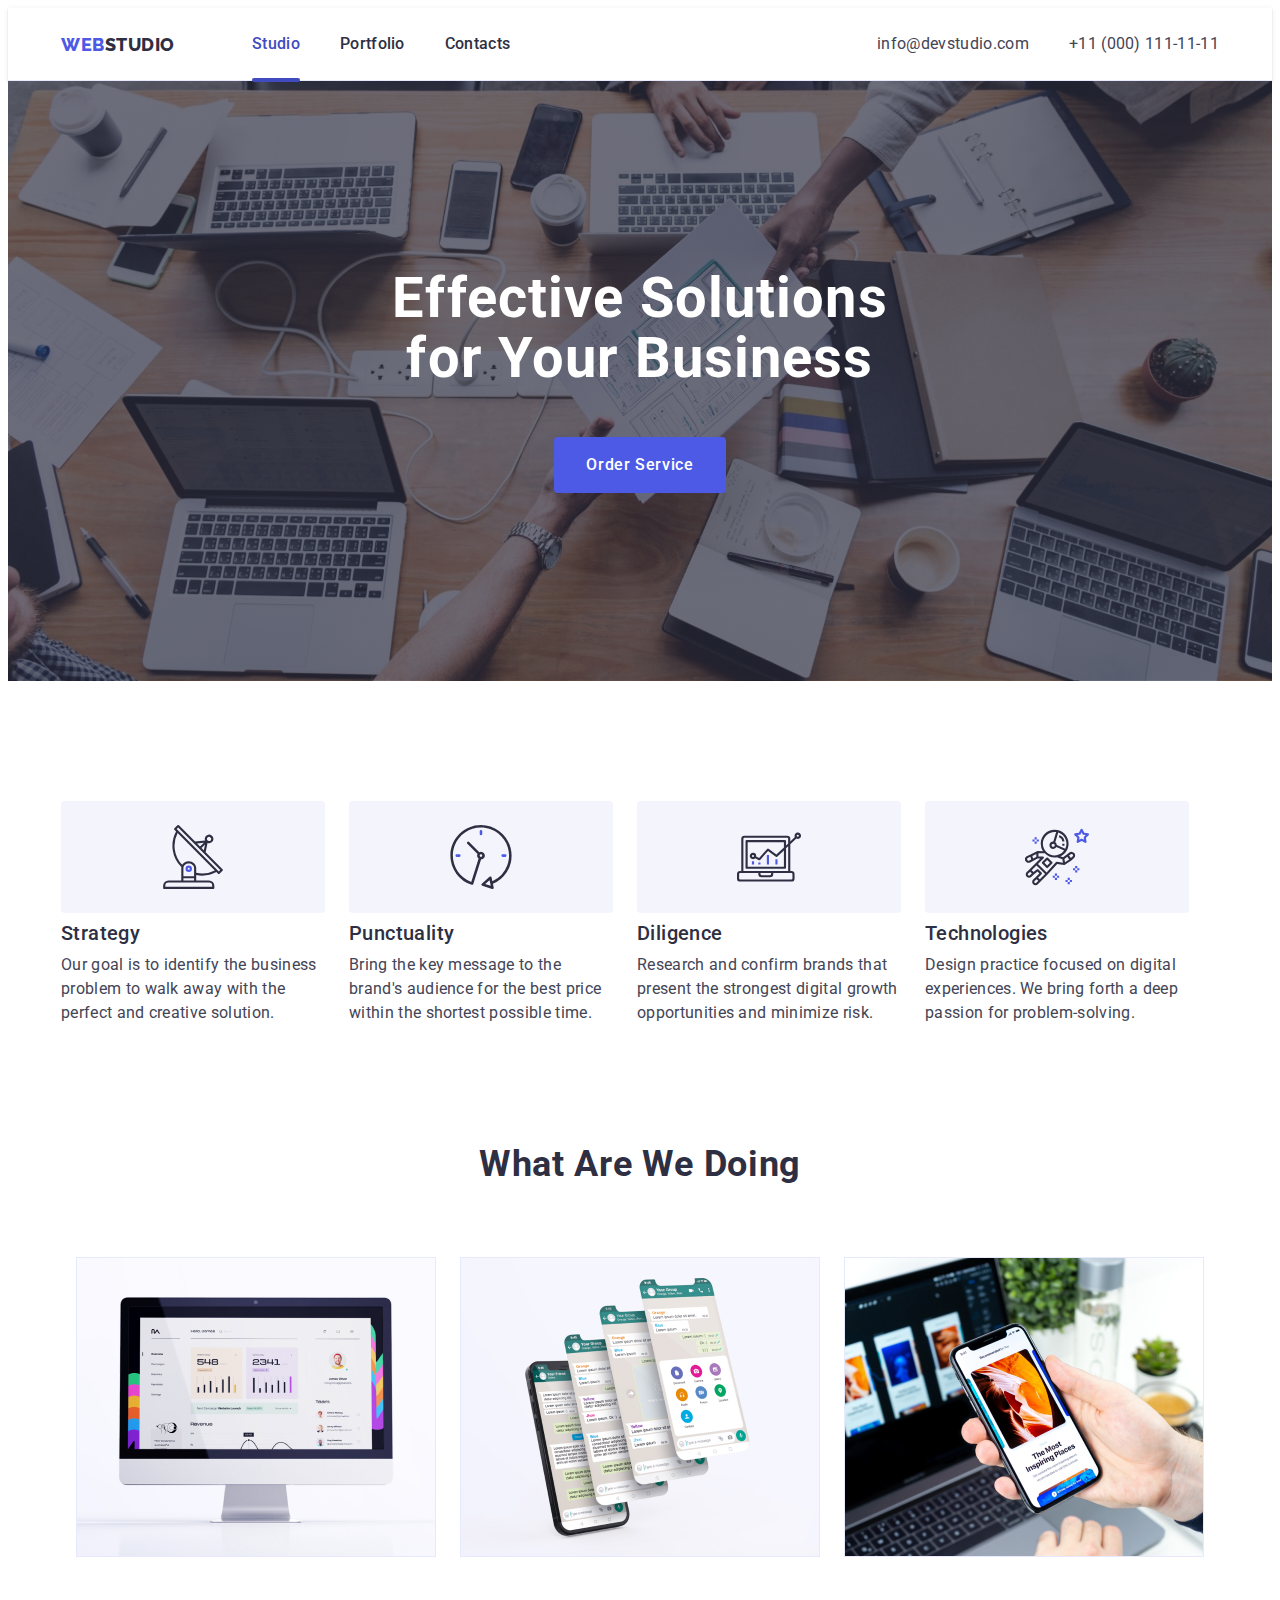
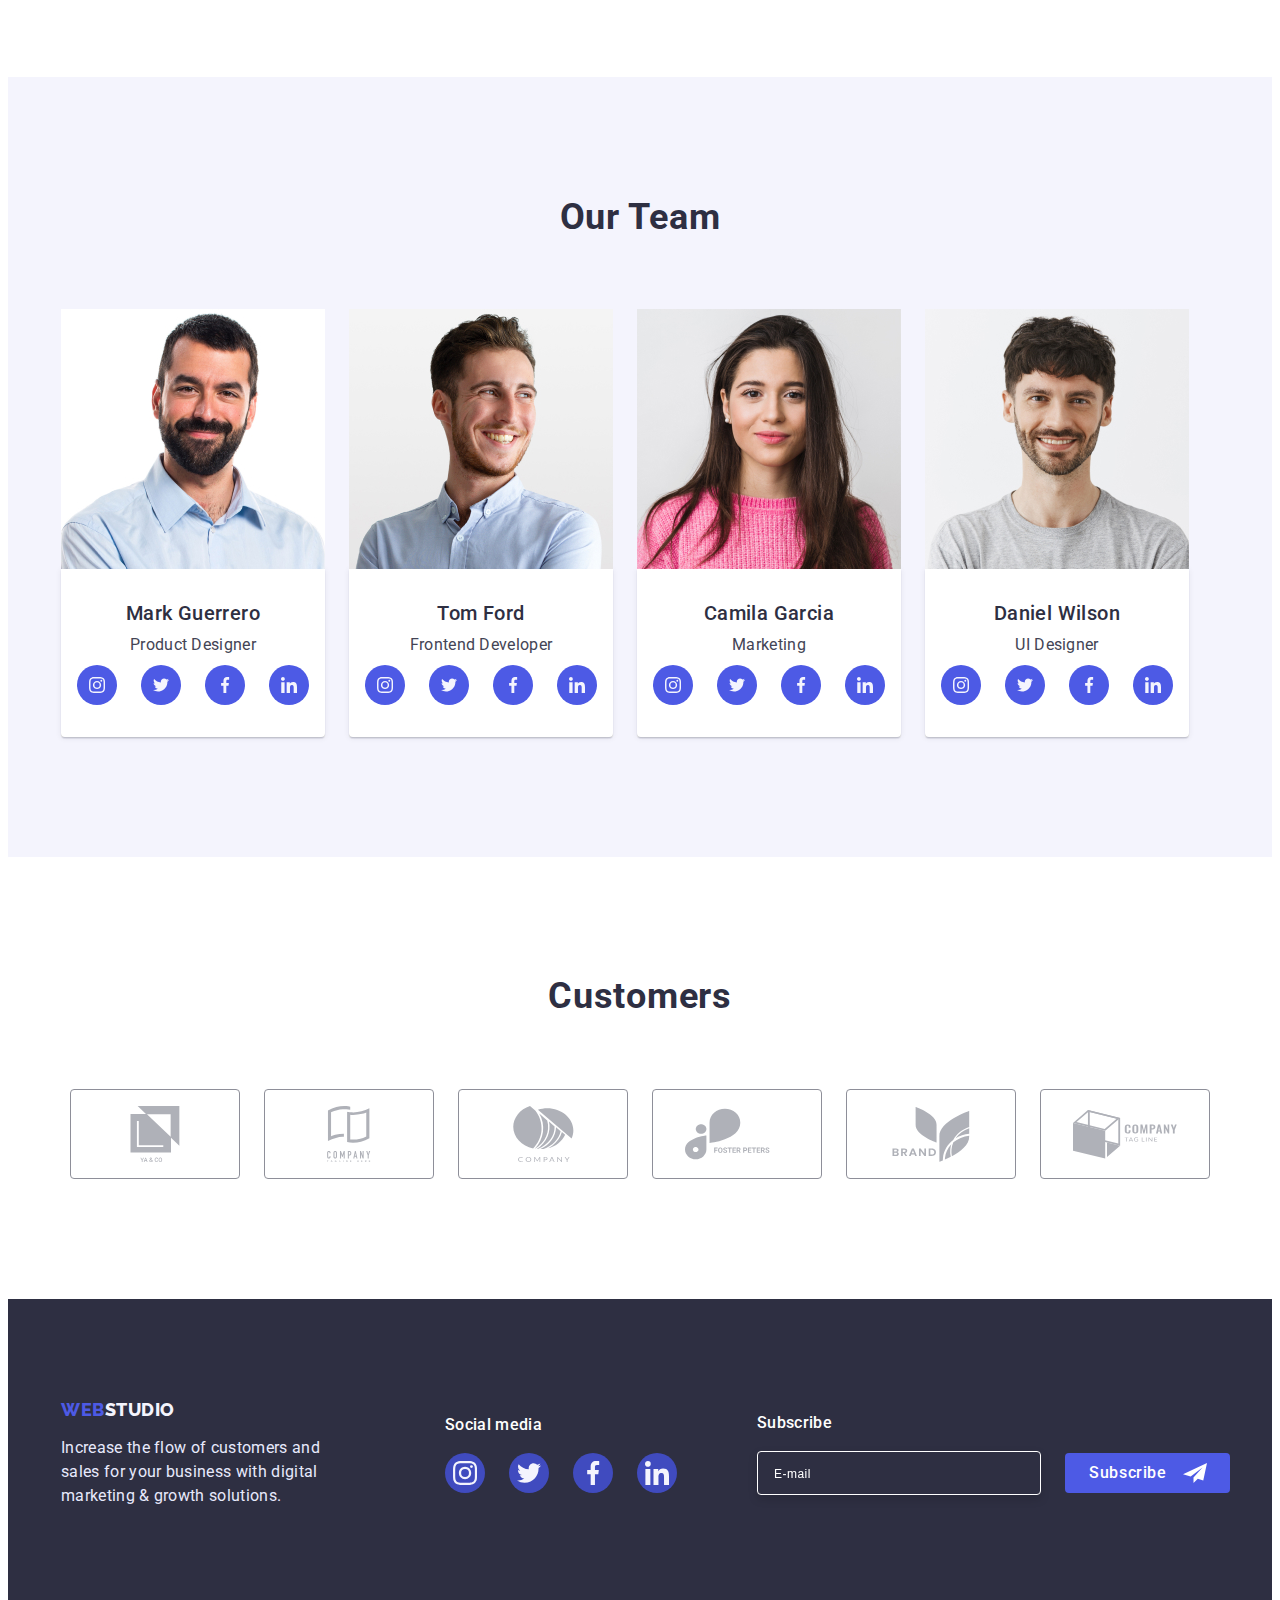
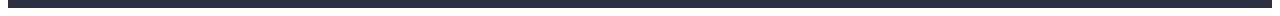
<file: index.html>
<!DOCTYPE html>
<html lang="en">

<head>
    <meta charset="UTF-8">
    <meta http-equiv="X-UA-Compatible" content="IE=edge">
    <meta name="viewport" content="width=device-width, initial-scale=1.0">
    <title>WebStudio</title>

    <link rel="stylesheet" href="https://cdnjs.cloudflare.com/ajax/libs/modern-normalize/1.1.0/modern-normalize.min.css"
        integrity="sha512-wpPYUAdjBVSE4KJnH1VR1HeZfpl1ub8YT/NKx4PuQ5NmX2tKuGu6U/JRp5y+Y8XG2tV+wKQpNHVUX03MfMFn9Q=="
        crossorigin="anonymous" referrerpolicy="no-referrer" />
    <link rel="preconnect" href="https://fonts.googleapis.com">
    <link rel="preconnect" href="https://fonts.gstatic.com" crossorigin>
    <link href="https://fonts.googleapis.com/css2?family=Raleway:wght@800&family=Roboto:wght@400;500;700&display=swap"
        rel="stylesheet">
    <link href="https://unpkg.com/aos@2.3.1/dist/aos.css" rel="stylesheet">
    <link rel="stylesheet" href="./css/styles.css">
</head>

<body>
    <!-- Шапка сайту. -->
    <header class="header">
        <div class="container header-container">
            <nav class="header-navigation"><!-- / слеш як силка, повернутись назад в <a href="/"> -->
                <a href="./index.html" class="logo-left link">
                    Web<span class="logo-right link">Studio</span>
                </a>
                <!--  Список елементів в якх є посилань -->
                <!-- header and links -->
                <ul class="header-list  list">
                    <li class="header-item">
                        <a class="nav-link link current" href="./index.html">Studio</a>
                    </li>
                    <li class="header-item">
                        <a class="nav-link link" href="./portfolio.html">Portfolio</a>
                    </li>
                    <li class="header-item">
                        <a class="nav-link link" href="">Contacts</a>
                    </li>
                </ul>
            </nav>

            <!-- Список контактів  -->

            <address class="header-adderess">
                <ul class="adrdress-list list">
                    <li class="header-item">
                        <a class="address-link mail link" href="mailto:info@devstudio.com">info@devstudio.com</a>
                    </li>
                    <li class="header-item">
                        <a class="address-link phone link" href="tel:+110001111111"> +11 (000) 111-11-11</a>
                    </li>
                </ul>
            </address>
        </div>
    </header>
    <!-- hero image -  головний абзац сторінки  -->
    <main>
        <section class="hero-list">
            <div class="container">
                <div class="hero-wrap">
                    <h1 class="hero-title">Effective Solutions for Your Business</h1>
                    <button type="button" class="button-hero" data-modal-open>Order Service</button>
                </div>
            </div>
        </section>


        <!------------------------------------------------------ section ABOUT  ------------------------------------------>
        <section class="about">
            <div class="container">
                <h2 hidden class="section-title">Description</h2>
                <ul class="about-list list">
                    <li class="text-list">
                        <div class="about-icon-design">
                            <svg class="about-icon" width="64px" height="64px">
                                <use href="./images/svg-photo/icons.svg#icon-antenna"></use>
                            </svg>
                        </div>
                        <h3 class="about-headline-item">Strategy</h3>
                        <p class="about-text-item">
                            Our goal is to identify the business
                            problem to walk away with the perfect and creative solution.
                        </p>

                    </li>
                    <li class="text-list">
                        <div class="about-icon-design">
                            <svg class="about-icon" width="64px" height="64px">
                                <use href="./images/svg-photo/icons.svg#icon-clock"></use>
                            </svg>
                        </div>
                        <h3 class="about-headline-item">Punctuality</h3>
                        <p class="about-text-item">
                            Bring the key message to the brand's audience for the best price
                            within
                            the
                            shortest possible
                            time.
                        </p>
                    </li>
                    <li class="text-list">
                        <div class="about-icon-design">
                            <svg class="about-icon" width="64px" height="64px">
                                <use href="./images/svg-photo/icons.svg#icon-diagram"></use>
                            </svg>
                        </div>
                        <h3 class="about-headline-item">Diligence</h3>
                        <p class="about-text-item">
                            Research and confirm brands that present the strongest digital growth
                            opportunities and minimize
                            risk.
                        </p>
                    </li>
                    <li class="text-list">
                        <div class="about-icon-design">
                            <svg class="about-icon" width="64px" height="64px">
                                <use href="./images/svg-photo/icons.svg#icon-astronaut"></use>
                            </svg>
                        </div>
                        <h3 class="about-headline-item">Technologies</h3>
                        <p class="about-text-item">
                            Design practice focused on digital experiences. We bring forth a deep
                            passion
                            for
                            problem-solving.
                        </p>
                    </li>
                </ul>
            </div>
        </section>
        <!---------------------------------------------------- section DOING -------------------------------------------->
        <section class="doing">
            <div class="container">
                <h2 class="doing-title">What are we doing</h2>
                <ul class="doing-list list">
                    <li class="doing-item">
                        <img src="./images/image1.jpg" alt="The first picture" width="360">
                    </li>
                    <li class="doing-item">
                        <img src="./images/image2.jpg" alt="The second picture" width="360">
                    </li>
                    <li class="doing-item">
                        <img src="./images/image3.jpg" alt="The third picture" width="360">
                    </li>
                </ul>
            </div>
        </section>

        <!------------------------------------------------------ section TEAM ------------------------------------------->
        <section class="team">
            <div class="container">
                <h2 class="team-title">Our Team</h2>
                <ul class="team-list list">
                    <li class="team-img">
                        <img src="./images/employee1.jpg" alt="Mark Guerrero" width="264">
                        <div class="team-wrap-item">
                            <h3 class="team-headline-item">Mark Guerrero</h3>
                            <p class="team-text-item">Product Designer</p>
                            <ul class="team-soc-list list">
                                <li class="team-soc-item">
                                    <a href="" class="team-soc-link link">
                                        <svg class="team-soc-icon" width="16px" height="16px">
                                            <use href="./images/svg-photo/icons.svg#icon-instagram"></use>
                                        </svg>
                                    </a>
                                </li>
                                <li class="team-soc-item">
                                    <a href="" class="team-soc-link link">
                                        <svg class="team-soc-icon" width="16px" height="16px">
                                            <use href="./images/svg-photo/icons.svg#icon-twitter"></use>
                                        </svg>
                                    </a>
                                </li>
                                <li class="team-soc-item">
                                    <a href="" class="team-soc-link link">
                                        <svg class="team-soc-icon" width="16px" height="16px">
                                            <use href="./images/svg-photo/icons.svg#icon-facebook"></use>
                                        </svg>
                                    </a>
                                </li>
                                <li class="team-soc-item">
                                    <a href="" class="team-soc-link link">
                                        <svg class="team-soc-icon" width="16px" height="16px">
                                            <use href="./images/svg-photo/icons.svg#icon-linkedin"></use>
                                        </svg>
                                    </a>
                                </li>
                            </ul>
                        </div>
                    </li>
                    <li class="team-img">
                        <img src="./images/employee2.jpg" alt="Anna Lee" width="264">
                        <div class="team-wrap-item">
                            <h3 class="team-headline-item">Tom Ford</h3>
                            <p class="team-text-item">Frontend Developer</p>
                            <ul class="team-soc-list list">
                                <li class="team-soc-item">
                                    <a href="" class="team-soc-link link">
                                        <svg class="team-soc-icon" width="16px" height="16px">
                                            <use href="./images/svg-photo/icons.svg#icon-instagram"></use>
                                        </svg>
                                    </a>
                                </li>
                                <li class="team-soc-item">
                                    <a href="" class="team-soc-link link">
                                        <svg class="team-soc-icon" width="16px" height="16px">
                                            <use href="./images/svg-photo/icons.svg#icon-twitter"></use>
                                        </svg>
                                    </a>
                                </li>
                                <li class="team-soc-item">
                                    <a href="" class="team-soc-link link">
                                        <svg class="team-soc-icon" width="16px" height="16px">
                                            <use href="./images/svg-photo/icons.svg#icon-facebook"></use>
                                        </svg>
                                    </a>
                                </li>
                                <li class="team-soc-item">
                                    <a href="" class="team-soc-link link">
                                        <svg class="team-soc-icon" width="16px" height="16px">
                                            <use href="./images/svg-photo/icons.svg#icon-linkedin"></use>
                                        </svg>
                                    </a>
                                </li>
                            </ul>
                        </div>
                    </li>
                    <li class="team-img">
                        <img src="./images/employee3.jpg" alt="John Smith" width="264">
                        <div class="team-wrap-item">
                            <h3 class="team-headline-item">Camila Garcia</h3>
                            <p class="team-text-item">Marketing</p>
                            <ul class="team-soc-list list">
                                <li class="team-soc-item">
                                    <a href="" class="team-soc-link link">
                                        <svg class="team-soc-icon" width="16px" height="16px">
                                            <use href="./images/svg-photo/icons.svg#icon-instagram"></use>
                                        </svg>
                                    </a>
                                </li>
                                <li class="team-soc-item">
                                    <a href="" class="team-soc-link link">
                                        <svg class="team-soc-icon" width="16px" height="16px">
                                            <use href="./images/svg-photo/icons.svg#icon-twitter"></use>
                                        </svg>
                                    </a>
                                </li>
                                <li class="team-soc-item">
                                    <a href="" class="team-soc-link link">
                                        <svg class="team-soc-icon" width="16px" height="16px">
                                            <use href="./images/svg-photo/icons.svg#icon-facebook"></use>
                                        </svg>
                                    </a>
                                </li>
                                <li class="team-soc-item">
                                    <a href="" class="team-soc-link link">
                                        <svg class="team-soc-icon" width="16px" height="16px">
                                            <use href="./images/svg-photo/icons.svg#icon-linkedin"></use>
                                        </svg>
                                    </a>
                                </li>
                            </ul>
                        </div>
                    </li>
                    <li class="team-img">
                        <img src="./images/employee4.jpg" alt="Sarah Johnson" width="264">
                        <div class="team-wrap-item">
                            <h3 class="team-headline-item">Daniel Wilson</h3>
                            <p class="team-text-item">UI Designer</p>
                            <ul class="team-soc-list list">
                                <li class="team-soc-item">
                                    <a href="" class="team-soc-link link">
                                        <svg class="team-soc-icon" width="16px" height="16px">
                                            <use href="./images/svg-photo/icons.svg#icon-instagram"></use>
                                        </svg>
                                    </a>
                                </li>
                                <li class="team-soc-item">
                                    <a href="" class="team-soc-link link">
                                        <svg class="team-soc-icon" width="16px" height="16px">
                                            <use href="./images/svg-photo/icons.svg#icon-twitter"></use>
                                        </svg>
                                    </a>
                                </li>
                                <li class="team-soc-item">
                                    <a href="" class="team-soc-link link">
                                        <svg class="team-soc-icon" width="16px" height="16px">
                                            <use href="./images/svg-photo/icons.svg#icon-facebook"></use>
                                        </svg>
                                    </a>
                                </li>
                                <li class="team-soc-item">
                                    <a href="" class="team-soc-link link">
                                        <svg class="team-soc-icon" width="16px" height="16px">
                                            <use href="./images/svg-photo/icons.svg#icon-linkedin"></use>
                                        </svg>
                                    </a>
                                </li>
                            </ul>
                        </div>
                    </li>
                </ul>
            </div>
        </section>
        <!----------------------------------------------------- Customers ------------------------------------------->
        <section class="customers">
            <div class="container">
                <h2 class="customers-title">Customers</h2>
                <ul class="customers-list list">
                    <li class="customers-item">
                        <div class="customers-hov-foc">
                            <a href="" class="customers-link link">
                                <svg class="customers-icon" width="104px" height="56px">
                                    <use href="./images/svg-photo/icons.svg#icon-yaco"></use>
                                </svg>
                            </a>
                        </div>
                    </li>
                    <li class="customers-item">
                        <a href="" class="customers-link link">
                            <svg class="customers-icon" width="104px" height="56px">
                                <use href="./images/svg-photo/icons.svg#icon-taglinehere"></use>
                            </svg>
                        </a>
                    </li>
                    <li class="customers-item">
                        <a href="" class="customers-link link">
                            <svg class="customers-icon" width="104px" height="56px">
                                <use href="./images/svg-photo/icons.svg#icon-company"></use>
                            </svg>
                        </a>
                    </li>
                    <li class="customers-item">
                        <a href="" class="customers-link link">
                            <svg class="customers-icon" width="104px" height="56px">
                                <use href="./images/svg-photo/icons.svg#icon-foster"></use>
                            </svg>
                        </a>
                    </li>
                    <li class="customers-item">
                        <a href="" class="customers-link link">
                            <svg class="customers-icon" width="104px" height="56px">
                                <use href="./images/svg-photo/icons.svg#icon-brand"></use>
                            </svg>
                        </a </li>
                    <li class="customers-item">
                        <a href="" class="customers-link link">
                            <svg class="customers-icon" width="104px" height="56px">
                                <use href="./images/svg-photo/icons.svg#icon-tagline"></use>
                            </svg>
                        </a>
                    </li>
                </ul>
                <div>
        </section>
    </main>
    <!----------------------------------------------------------- Footer ------------------------------------------->
    <footer class="footer-copyrigth">
        <div class="container footer-container">
            <div class="footer-logo">
                <a href="./index.html" class="logo-left link">
                    Web<span class="logo-right-footer link">Studio</span>
                </a>
                <p class="footer-text">Increase the flow of customers and sales for your business with digital
                    marketing
                    &
                    growth solutions.
                </p>
            </div>
            <div class="footer-soc">
                <p class="footer-title">Social media</p>
                <ul class="footer-soc-list list">
                    <li class="footer-soc-item">
                        <a href="" class="footer-soc-link link">
                            <svg class="footer-soc-icon" width="24px" height="24px">
                                <use href="./images/svg-photo/icons.svg#icon-instagram"></use>
                            </svg>
                        </a>
                    </li>
                    <li class="footer-soc-item">
                        <a href="" class="footer-soc-link link">
                            <svg class="footer-soc-icon" width="24px" height="24px">
                                <use href="./images/svg-photo/icons.svg#icon-twitter"></use>
                            </svg>
                        </a>
                    </li>
                    <li class="footer-soc-item">
                        <a href="" class="footer-soc-link link">
                            <svg class="footer-soc-icon" width="24px" height="24px">
                                <use href="./images/svg-photo/icons.svg#icon-facebook"></use>
                            </svg>
                        </a>
                    </li>
                    <li class="footer-soc-item">
                        <a href="" class="footer-soc-link link">
                            <svg class="footer-soc-icon" width="24px" height="24px">
                                <use href="./images/svg-photo/icons.svg#icon-linkedin"></use>
                            </svg>
                        </a>
                    </li>
                </ul>
            </div>
            <div class="Subscribe">
                <p class="footer-title-subscribe">Subscribe</p>
                <form class="footer-form">
                    <div class="footer-field">
                        <label for="footer-email"></label>
                        <div class="footer-wrap">
                            <input type="email" aria-label="email" name="footer-email" id="footer-email"
                                class="footer-input" placeholder="E-mail" required />
                        </div>
                    </div>
                    <div class="wrap-btn">
                        <button type="submit" class="footer-form-btn">
                            <span class="footer-plane">Subscribe
                                <svg class="plane" width="24" height="24">
                                    <use href="./images/svg-photo/icons.svg#icon-telegram"></use>
                                </svg>
                            </span>
                        </button>
                    </div>
                </form>
            </div>
        </div>
    </footer>

    <!---------------------------------------------------------------------------MODAL ------------------------------------------------------------------------>

    <div class="backdrop is-hidden" data-modal>
        <div class="modal">
            <button type="button" data-modal-close class="modal-close-btn">
                <svg width="8" height="8">
                    <use href="./images/svg-photo/icons.svg#icon-close-black-modal"></use>
                </svg>
            </button>
            <p class="modal-title">Leave your contacts and we will call you back</p>
            <form class="modal-form">
                <div class="modal-field">
                    <label for="user-name" class="input-text">Name</label>
                    <div class="input-wrap">
                        <input type="text" name="user-name" id="user-name" class="modal-input" placeholder="Enter name"
                            required />
                        <svg class="modal-icon" width="18" height="18">
                            <use href="./images/svg-photo/icons.svg#icon-person"></use>
                        </svg>
                    </div>
                </div>
                <div class="modal-field">
                    <label for="user-phone" class="input-text">Phone</label>
                    <div class="input-wrap">
                        <input type="tel" name="user-phone" id="user-phone" class="modal-input"
                            placeholder="Enter phone" required />
                        <svg class="modal-icon" width="18" height="24">
                            <use href="./images/svg-photo/icons.svg#icon-phone"></use>
                        </svg>
                    </div>
                </div>
                <div class="modal-field">
                    <label for="user-email" class="input-text">Email</label>
                    <div class="input-wrap">
                        <input type="email" name="user-email" id="user-email" class="modal-input"
                            placeholder="Enter email" required />
                        <svg class="modal-icon" width="18" height="24">
                            <use href="./images/svg-photo/icons.svg#icon-email"></use>
                        </svg>
                    </div>
                </div>
                <div class="modal-field">
                    <label for="user-text" class="input-text">Comment</label>
                    <textarea name="user-text" id="user-text" class="modal-textarea"
                        placeholder="Text input"></textarea>
                </div>
                <div class="modal-check">
                    <input type="checkbox" name="privacy" id="privacy" class="input-check hidden" value="true"
                        required />
                    <label for="privacy" class="check-text">
                        <span>
                            <svg class="check-icon" width="10" height="8">
                                <use href="./images/svg-photo/icons.svg#icon-Vector"></use>
                            </svg>
                        </span>
                        I accept the terms and conditions of the
                        <a class="check-link" href="">Privacy Policy</a></label>
                </div>
                <button type="submit" class="modal-form-btn">Send</button>
            </form>
        </div>
    </div>
    <script src="./js/modal.js "></script>

    <script src="https://unpkg.com/aos@2.3.1/dist/aos.js"></script>
    <script>
        AOS.init();
    </script>
</body>

</html>
</file>
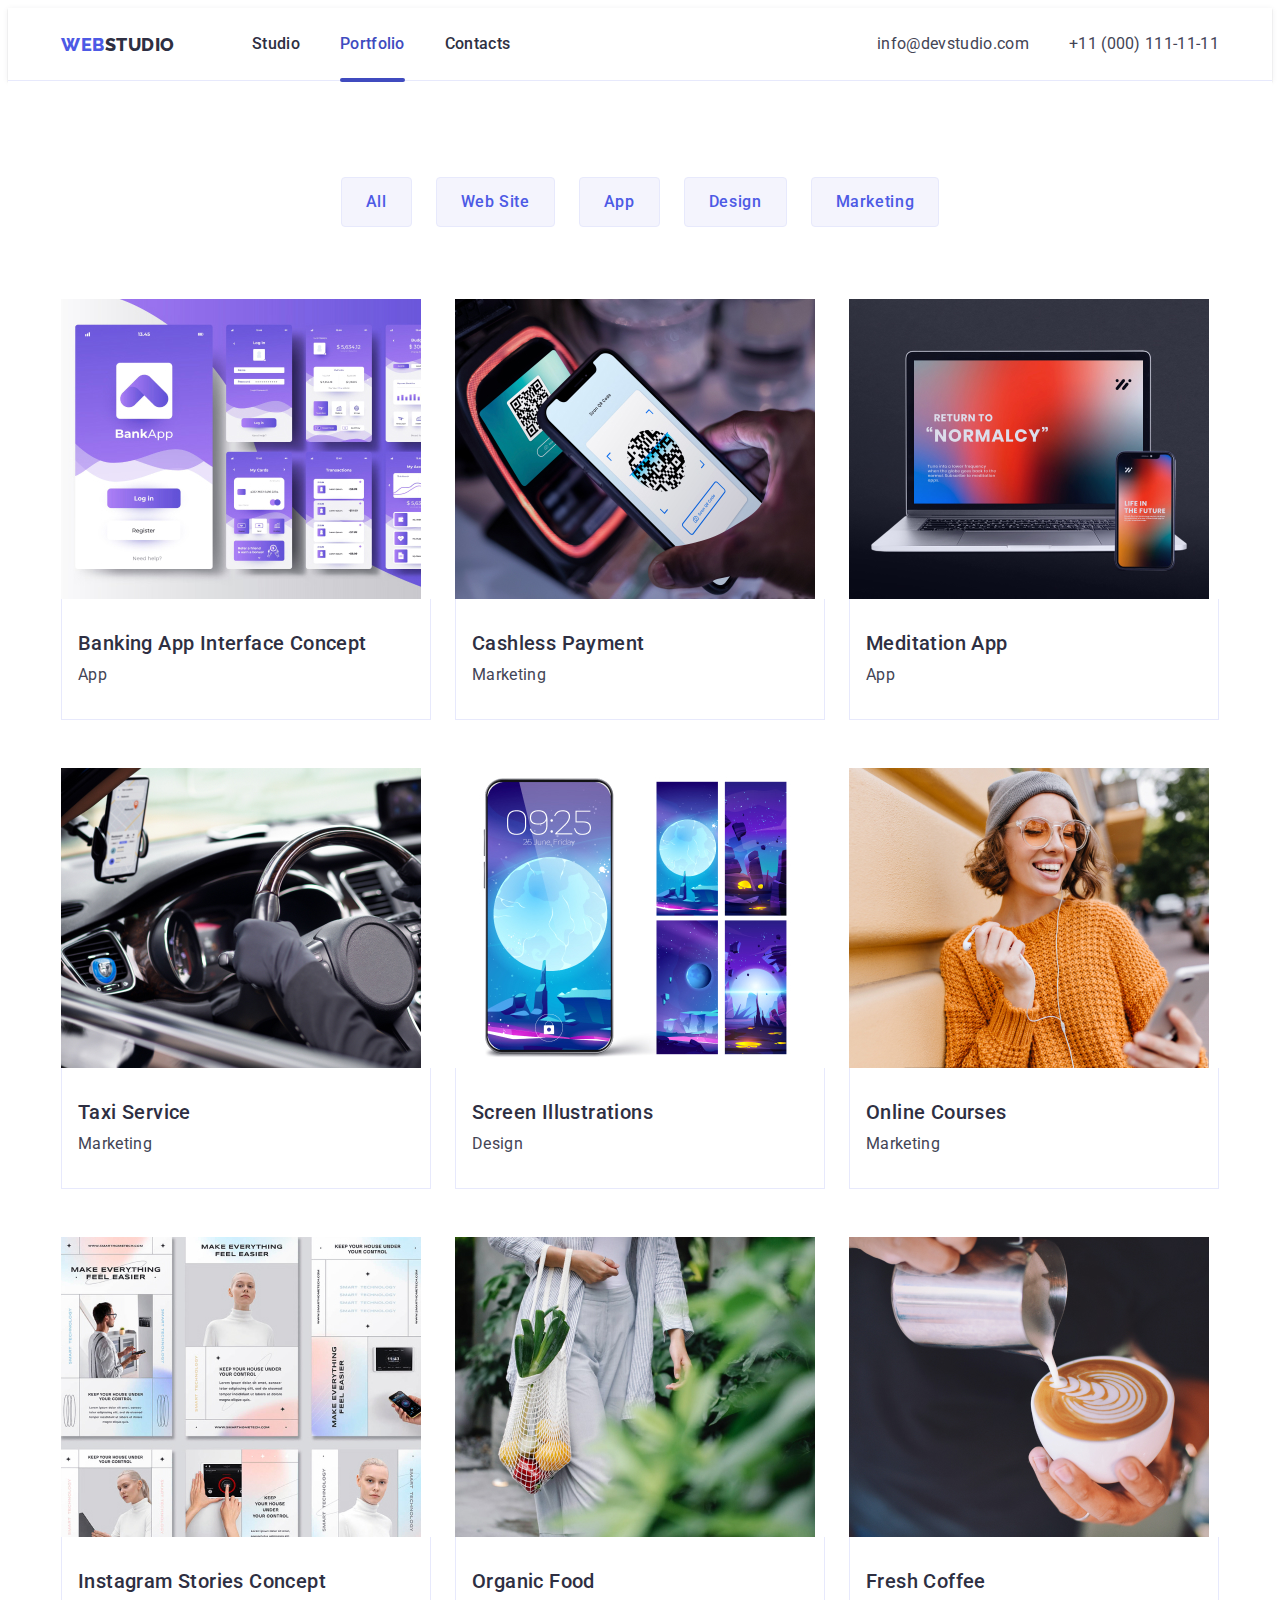
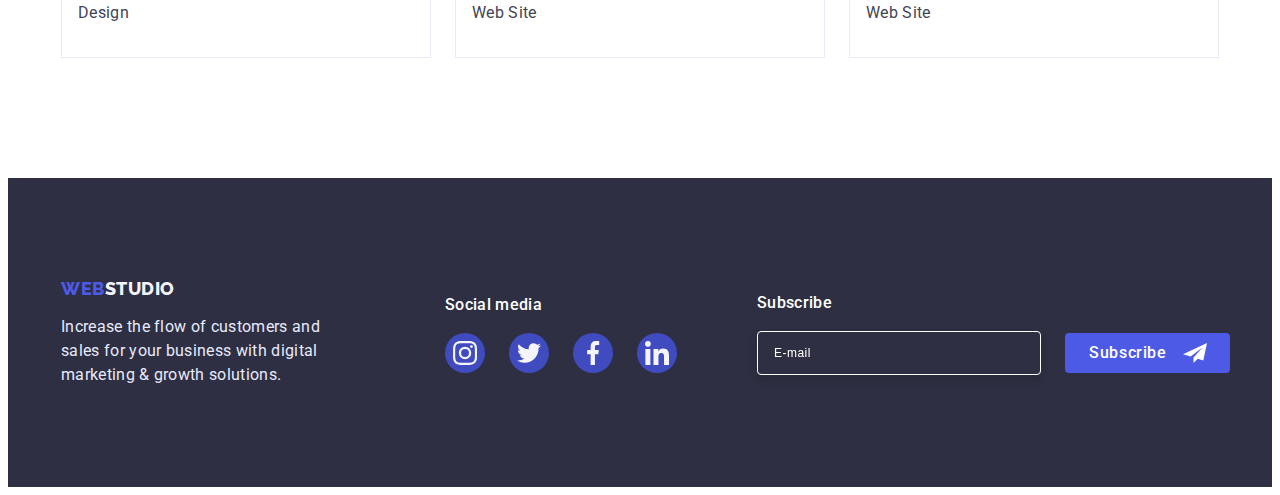
<file: portfolio.html>
<!DOCTYPE html>
<html lang="en">

<head>
    <meta charset="UTF-8">
    <meta http-equiv="X-UA-Compatible" content="IE=edge">
    <meta name="viewport" content="width=device-width, initial-scale=1.0">
    <title>Portfolio</title>
    <link rel="stylesheet" href="https://cdnjs.cloudflare.com/ajax/libs/modern-normalize/1.1.0/modern-normalize.min.css"
        integrity="sha512-wpPYUAdjBVSE4KJnH1VR1HeZfpl1ub8YT/NKx4PuQ5NmX2tKuGu6U/JRp5y+Y8XG2tV+wKQpNHVUX03MfMFn9Q=="
        crossorigin="anonymous" referrerpolicy="no-referrer" />
    <link rel="preconnect" href="https://fonts.googleapis.com">
    <link rel="preconnect" href="https://fonts.gstatic.com" crossorigin>
    <link href="https://fonts.googleapis.com/css2?family=Raleway:wght@800&family=Roboto:wght@400;500;700&display=swap"
        rel="stylesheet">
    <link href="https://unpkg.com/aos@2.3.1/dist/aos.css" rel="stylesheet">
    <link rel="stylesheet" href="./css/styles.css">
</head>

<body>
    <!-- NAVIGATION -->
    <header class="header">
        <div class="container header-container">
            <nav class="header-navigation"><!-- / слеш як силка, повернутись назад в <a href="/"> -->
                <a href="./index.html" class="logo-left link">
                    Web<span class="logo-right link">Studio</span>
                </a>
                <!--  Список елементів в якх є посилань -->
                <!-- header and links -->
                <ul class="header-list  list">
                    <li class="header-item">
                        <a class="nav-link link" href="./index.html">Studio</a>
                    </li>
                    <li class="header-item">
                        <a class="nav-link link current" href="./portfolio.html">Portfolio</a>
                    </li>
                    <li class="header-item">
                        <a class="nav-link link" href="">Contacts</a>
                    </li>
                </ul>
            </nav>

            <!-- Список контактів  -->

            <address class="header-adderess">
                <ul class="adrdress-list list">
                    <li class="header-item">
                        <a class="address-link mail link" href="mailto:info@devstudio.com">info@devstudio.com</a>
                    </li>
                    <li class="header-item">
                        <a class="address-link phone link" href="tel:+110001111111"> +11 (000) 111-11-11</a>
                    </li>
                </ul>
            </address>
        </div>
    </header>
    <main>
        <section class="section-portfolio">
            <div class="container">
                <!-- Button -->
                <h1 class="portfolio-title" hidden>All aboute Portfolio</h1>
                <ul class="list portfolio-btn-list">
                    <li class="portfolio-button-item">
                        <button type="button" class="btn-list">All</button>
                    </li>
                    <li class="portfolio-button-item">
                        <button type="button" class="btn-list">Web Site</button>
                    </li>
                    <li class="portfolio-button-item">
                        <button type="button" class="btn-list">App</button>
                    </li>
                    <li class="portfolio-button-item">
                        <button type="button" class="btn-list">Design</button>
                    </li>
                    <li class="portfolio-button-item">
                        <button type="button" class="btn-list">Marketing</button>
                    </li>
                </ul>
                <!-- Imagaes -->
                <ul class="list portfolio-list">
                    <li class="portfolio-item">
                        <div class="box-shadow">
                            <a href="" class="portfolio-link link">
                                <div class="portfolio-cover-wrap">
                                    <img class="portflio-img" src="./images/portfolio/img-1portfolio.jpg"
                                        alt="Banking App">
                                    <p class="portfolio-cover-text">
                                        14 Stylish and User-Friendly App Design Concepts · Task
                                        Manager App · Calorie Tracker App · Exotic Fruit Ecommerce App ·
                                        Cloud Storage App
                                    </p>
                                </div>
                                <div class="portfolio-wrap">
                                    <h2 class="portfolio-subject">Banking App Interface Concept</h2>
                                    <p class="text-item link">App</p>
                                </div>
                            </a>
                        </div>
                    </li>
                    <li class="portfolio-item">
                        <div class="box-shadow">
                            <a href="" class="portfolio-link link">
                                <div class="portfolio-cover-wrap">
                                    <img class="portflio-img" src="./images/portfolio/img-2portfolio.jpg"
                                        alt="Banking App">
                                    <p class="portfolio-cover-text">
                                        14 Stylish and User-Friendly App Design Concepts · Task
                                        Manager App · Calorie Tracker App · Exotic Fruit Ecommerce App ·
                                        Cloud Storage App
                                    </p>
                                </div>
                                <div class="portfolio-wrap">
                                    <h2 class="portfolio-subject">Cashless Payment</h2>
                                    <p class="text-item link">Marketing</p>
                                </div>
                            </a>
                        </div>
                    </li>
                    <li class="portfolio-item">
                        <div class="box-shadow">
                            <a href="" class="portfolio-link link">
                                <div class="portfolio-cover-wrap">
                                    <img class="portflio-img" src="./images/portfolio/img-3portfolio.jpg"
                                        alt="Banking App">
                                    <p class="portfolio-cover-text">
                                        14 Stylish and User-Friendly App Design Concepts · Task
                                        Manager App · Calorie Tracker App · Exotic Fruit Ecommerce App ·
                                        Cloud Storage App
                                    </p>
                                </div>
                                <div class="portfolio-wrap">
                                    <h2 class="portfolio-subject">Meditation App</h2>
                                    <p class="text-item link">App</p>
                                </div>
                            </a>
                        </div>
                    </li>
                    <li class="portfolio-item">
                        <div class="box-shadow">
                            <a href="" class="portfolio-link link">
                                <div class="portfolio-cover-wrap">
                                    <img class="portflio-img" src="./images/portfolio/img-4portfolio.jpg"
                                        alt="Banking App">
                                    <p class="portfolio-cover-text">
                                        14 Stylish and User-Friendly App Design Concepts · Task
                                        Manager App · Calorie Tracker App · Exotic Fruit Ecommerce App ·
                                        Cloud Storage App
                                    </p>
                                </div>
                                <div class="portfolio-wrap">
                                    <h2 class="portfolio-subject">Taxi Service</h2>
                                    <p class="text-item link">Marketing</p>
                                </div>
                            </a>
                        </div>
                    </li>
                    <li class="portfolio-item">
                        <div class="box-shadow">
                            <a href="" class="portfolio-link link">
                                <div class="portfolio-cover-wrap">
                                    <img class="portflio-img" src="./images/portfolio/img-5portfolio.jpg"
                                        alt="Banking App">
                                    <p class="portfolio-cover-text">
                                        14 Stylish and User-Friendly App Design Concepts · Task
                                        Manager App · Calorie Tracker App · Exotic Fruit Ecommerce App ·
                                        Cloud Storage App
                                    </p>
                                </div>
                                <div class="portfolio-wrap">
                                    <h2 class="portfolio-subject">Screen Illustrations</h2>
                                    <p class="text-item link">Design</p>
                                </div>
                            </a>
                        </div>
                    </li>
                    <li class="portfolio-item">
                        <div class="box-shadow">
                            <a href="" class="portfolio-link link">
                                <div class="portfolio-cover-wrap">
                                    <img class="portflio-img" src="./images/portfolio/img-6portfolio.jpg"
                                        alt="Banking App">
                                    <p class="portfolio-cover-text">
                                        14 Stylish and User-Friendly App Design Concepts · Task
                                        Manager App · Calorie Tracker App · Exotic Fruit Ecommerce App ·
                                        Cloud Storage App
                                    </p>
                                </div>
                                <div class="portfolio-wrap">
                                    <h2 class="portfolio-subject">Online Courses</h2>
                                    <p class="text-item link">Marketing</p>
                                </div>
                            </a>
                        </div>
                    </li>
                    <li class="portfolio-item">
                        <div class="box-shadow">
                            <a href="" class="portfolio-link link">
                                <div class="portfolio-cover-wrap">
                                    <img class="portflio-img" src="./images/portfolio/img-7portfolio.jpg"
                                        alt="Banking App">
                                    <p class="portfolio-cover-text">
                                        14 Stylish and User-Friendly App Design Concepts · Task
                                        Manager App · Calorie Tracker App · Exotic Fruit Ecommerce App ·
                                        Cloud Storage App
                                    </p>
                                </div>
                                <div class="portfolio-wrap">
                                    <h2 class="portfolio-subject">Instagram Stories Concept</h2>
                                    <p class="text-item link">Design</p>
                                </div>
                            </a>
                        </div>
                    </li>
                    <li class="portfolio-item">
                        <div class="box-shadow">
                            <a href="" class="portfolio-link link">
                                <div class="portfolio-cover-wrap">
                                    <img class="portflio-img" src="./images/portfolio/img-8portfolio.jpg"
                                        alt="Banking App">
                                    <p class="portfolio-cover-text">
                                        14 Stylish and User-Friendly App Design Concepts · Task
                                        Manager App · Calorie Tracker App · Exotic Fruit Ecommerce App ·
                                        Cloud Storage App
                                    </p>
                                </div>
                                <div class="portfolio-wrap">
                                    <h2 class="portfolio-subject">Organic Food</h2>
                                    <p class="text-item link">Web Site</p>
                                </div>
                            </a>
                        </div>
                    </li>
                    <li class="portfolio-item">
                        <div class="box-shadow">
                            <a href="" class="portfolio-link link">
                                <div class="portfolio-cover-wrap">
                                    <img class="portflio-img" src="./images/portfolio/img-9portfolio.jpg"
                                        alt="Banking App">
                                    <p class="portfolio-cover-text">
                                        14 Stylish and User-Friendly App Design Concepts · Task
                                        Manager App · Calorie Tracker App · Exotic Fruit Ecommerce App ·
                                        Cloud Storage App
                                    </p>
                                </div>
                                <div class="portfolio-wrap">
                                    <h2 class="portfolio-subject">Fresh Coffee</h2>
                                    <p class="text-item link">Web Site</p>
                                </div>
                            </a>
                        </div>
                    </li>
                </ul>
            </div>
        </section>
    </main>

    <!-- FOOOTER -->
    <footer class="footer-copyrigth">
        <div class="container footer-container">
            <div class="footer-logo">
                <a href="./index.html" class="logo-left link">
                    Web<span class="logo-right-footer link">Studio</span>
                </a>
                <p class="footer-text">Increase the flow of customers and sales for your business with digital
                    marketing
                    &
                    growth solutions.
                </p>
            </div>
            <div class="footer-soc">
                <p class="footer-title">Social media</p>
                <ul class="footer-soc-list list">
                    <li class="footer-soc-item">
                        <a href="" class="footer-soc-link link">
                            <svg class="footer-soc-icon" width="24px" height="24px">
                                <use href="./images/svg-photo/icons.svg#icon-instagram"></use>
                            </svg>
                        </a>
                    </li>
                    <li class="footer-soc-item">
                        <a href="" class="footer-soc-link link">
                            <svg class="footer-soc-icon" width="24px" height="24px">
                                <use href="./images/svg-photo/icons.svg#icon-twitter"></use>
                            </svg>
                        </a>
                    </li>
                    <li class="footer-soc-item">
                        <a href="" class="footer-soc-link link">
                            <svg class="footer-soc-icon" width="24px" height="24px">
                                <use href="./images/svg-photo/icons.svg#icon-facebook"></use>
                            </svg>
                        </a>
                    </li>
                    <li class="footer-soc-item">
                        <a href="" class="footer-soc-link link">
                            <svg class="footer-soc-icon" width="24px" height="24px">
                                <use href="./images/svg-photo/icons.svg#icon-linkedin"></use>
                            </svg>
                        </a>
                    </li>
                </ul>
            </div>
            <div class="Subscribe">
                <p class="footer-title-subscribe">Subscribe</p>
                <form class="footer-form">
                    <div class="footer-field">
                        <label for="footer-email"></label>
                        <div class="footer-wrap">
                            <input type="email" aria-label="email" name="footer-email" id="footer-email"
                                class="footer-input" placeholder="E-mail" required />
                        </div>
                    </div>
                    <div class="wrap-btn">
                        <button type="submit" class="footer-form-btn">
                            <span class="footer-plane">Subscribe
                                <svg class="plane" width="24" height="24">
                                    <use href="./images/svg-photo/icons.svg#icon-telegram"></use>
                                </svg>
                            </span>
                        </button>
                    </div>
                </form>
            </div>
        </div>
    </footer>
    <script src="https://unpkg.com/aos@2.3.1/dist/aos.js"></script>
    <script>
        AOS.init();
    </script>
</body>

</html>
</file>
<file: css/styles.css>
:root {
    --white-color: #FFFFFF;
    --color-navigation: #2E2F42;
    --logo-left: #4D5AE5;
    --logo-right: #2E2F42;
    --primary-text-color: #434455;
    --main-title-color: #ffffff;
    --background-color: #ffffff;
    --focus-hover: #404bbf;
    --btn-list-color: #ffffff;
    --btn-list-background: #404bbf;
    --background-title-color: #2e2f42;
    --icon-background-about: #F4F4FD;
    --footer-soc-color: #525252;
    --transition: 250ms cubic-bezier(0.4, 0, 0.2, 1);
}

p,
h1,
h2,
h3,
h4,
h5,
h6 {
    margin: 0;
}

ul {
    margin: 0;
    padding-left: 0;
}

button {
    cursor: pointer;
}

address {
    font-style: normal;
}

img {
    display: block;
}

body {
    font-family: "Roboto", sans-serif;
    color: var(--primary-text-color);
    background-color: var(--background-color);
}



/* ------------------------------------------------------------скидання---------------------------------------- */

.container {
    width: 1158px;
    padding-left: 15px;
    padding-right: 15px;
    margin: 0 auto;
}

.link {
    text-decoration: none;
}

.list {
    list-style: none;
}

/*------------------------------------------------------------- header----------------------------------------- */
.header {
    border-bottom: 1px solid #e7e9fc;
    border-top: transparent;
    padding: 24px 0px;
    box-shadow: 0px 2px 1px rgba(46, 47, 66, 0.08),
        0px 1px 1px rgba(46, 47, 66, 0.16), 0px 1px 6px rgba(46, 47, 66, 0.08);
}

/*-------------------------------------------------------- logo------------------------------------------------ */
.logo-left {
    font-family: "Raleway", sans-serif;
    font-style: normal;
    font-weight: 800;
    font-size: 18px;
    line-height: 1.17;
    letter-spacing: 0.03em;
    text-transform: uppercase;
    color: var(--logo-left);
    box-sizing: content-box;
    width: 115px;
    margin-right: 76px;
}

.logo-right {
    color: var(--logo-right);
    margin-right: 75px;
}

/* navigation */

.header-navigation {
    display: flex;
    align-items: center;
    margin-right: auto;
}

.header-list {
    display: flex;
    gap: 40px;
}

.header-container {
    display: flex;
}

.nav-link {
    font-weight: 500;
    font-size: 16px;
    line-height: 1.5;
    letter-spacing: 0.02em;
    color: var(--color-navigation);
    text-decoration: none;
    transition: color var(--transition)
}

.nav-link:is(:hover, :focus) {
    color: var(--focus-hover);
}

.current {
    position: relative;
    color: var(--focus-hover);
}

.current::after {
    content: "";
    display: block;
    position: absolute;
    width: 100%;
    height: 4px;
    left: 0;
    top: 44px;
    background-color: var(--focus-hover);
    border-radius: 2px;
}

/*--------------------------------------------- address header --------------------------------------------------*/

.header-adderess {}

.address-link {
    font-family: 'Roboto';
    font-style: normal;
    font-weight: 400;
    font-size: 16px;
    line-height: 24px;
    letter-spacing: 0.02em;
    color: var(--color-addres-link);
    text-decoration: none;
    transition: color var(--transition);
}

.address-link:is(:hover, :focus) {
    color: var(--focus-hover);
}

.adrdress-list {
    display: flex;
    align-items: center;
}

.mail {
    margin-right: 40px;
}

.phone {
    width: 150px;
}


/**------------------------------------------------ HERO-SECTION -------------------------------------------------*/


.hero-list {
    display: flex;
    background-color: var(--background-title-color);
    align-items: center;
    background-color: #7e8291;
    background-image: linear-gradient(rgba(46, 47, 66, 0.7), rgba(46, 47, 66, 0.7)), url(../images/hero-bg-min.jpg);
    background-repeat: no-repeat;
    background-position: center;
    background-size: cover;
    padding: 188px 0;
    max-width: 1440px;
    margin: 0 auto;
}

.hero-title {
    font-weight: 700;
    font-size: 56px;
    line-height: 1.07;
    text-align: center;
    letter-spacing: 0.02em;
    color: var(--main-title-color);
    width: 496px;
    margin: 0 auto;
}

.button-hero {
    font-family: "Roboto", sans-serif;
    font-style: normal;
    font-weight: 500;
    font-size: 16px;
    line-height: 1.5;
    letter-spacing: 0.04em;
    color: var(--main-title-color);
    background-color: #4d5ae5;
    cursor: pointer;
    border-radius: 4px;
    border: none;
    margin: 0 auto;
    display: flex;
    padding: 16px 32px;
    margin-top: 48px;
    transition: background-color var(--transition)
}

.button-hero:is(:focus, :hover) {
    background-color: var(--focus-hover);

}


/** ---------------------------------------------------ABOUT SECTION-------------------------------------------- */

.about {
    padding-top: 120px;
    padding-bottom: 120px;
}



.about-icon-design {
    width: 264px;
    height: 112px;
    background-color: var(--icon-background-about);
    border-radius: 4px;
    display: flex;
    align-items: center;
    justify-content: center;
    margin-bottom: 8px;
}

.section-title {
    font-weight: 500;
    font-size: 20px;
    line-height: 1.2;
    letter-spacing: 0.02em;
    color: #2e2f42;
}

.about-list {
    display: flex;
    align-items: center;
    gap: 24px;
}

.text-list {
    width: 264px;
}

.about-headline-item {
    font-weight: 500;
    font-size: 20px;
    line-height: 1.2;
    letter-spacing: 0.02em;
    margin-bottom: 8px;
    color: var(--background-title-color);
}

.about-text-item {
    font-weight: 400;
    font-size: 16px;
    line-height: 1.5;
    letter-spacing: 0.02em;
    color: var(--primary-text-color);
}

/** -------------------------------------------------------DO SECTION------------------------------------------ */
.doing {
    padding-bottom: 120px;
}

.doing-title {
    font-weight: 700;
    font-size: 36px;
    line-height: 1.11;
    text-align: center;
    letter-spacing: 0.02em;
    text-transform: capitalize;
    color: var(--background-title-color);
    margin-bottom: 72px;
}

.doing-list {
    display: flex;
    flex-wrap: wrap;
    gap: 24px;
    align-items: center;
    justify-content: center;
}

.doing-item {}

/*------------------------------------------------------------ TEAM SECTION ------------------------------------------------------------------*/
.team {
    padding-bottom: 120px;
    padding-top: 120px;
    background-color: #F4F4FD;
}

.team-title {
    margin-bottom: 72px;
    font-weight: 700;
    font-size: 36px;
    line-height: 40px;
    text-align: center;
    letter-spacing: 0.02em;
    text-transform: capitalize;
    color: var(--background-title-color);
}

.team-list {
    display: flex;
    align-items: center;
    gap: 24px;
}

.team-img {
    background-color: #FFFFFF;
}

.team-headline-item {
    font-weight: 500;
    font-size: 20px;
    line-height: 24px;
    text-align: center;
    letter-spacing: 0.02em;
    margin-bottom: 8px;
    color: var(--background-title-color);
}

.team-text-item {
    font-weight: 400;
    font-size: 16px;
    line-height: 24px;
    text-align: center;
    letter-spacing: 0.02em;
    color: var(--primary-text-color);
    margin-bottom: 8px;
}

.team-wrap-item {
    padding-top: 32px;
    padding-left: 16px;
    padding-bottom: 32px;
    padding-right: 16px;
    box-shadow: 0px 1px 6px rgba(46, 47, 66, 0.08),
        0px 1px 1px rgba(46, 47, 66, 0.16), 0px 2px 1px rgba(46, 47, 66, 0.08);
    border-radius: 0px 0px 4px 4px;
}

.team-soc-list {
    display: flex;
    justify-content: center;
    gap: 24px;
}

.team-soc-item {
    width: 40px;
    height: 40px;
}

.team-soc-link {
    width: 100%;
    height: 100%;
    border-radius: 50%;
    background-color: var(--logo-left);
    display: inline-block;
    display: flex;
    align-items: center;
    justify-content: center;
    transition: background-color var(--transition), fill var(--transition);
}

.team-soc-icon {
    fill: var(--background-color);
}

.team-soc-link:hover,
.team-soc-link:focus {
    background-color: #404BBF;
}

/* ---------------------------------------------------------CUSTOMERS SECTION-------------------------------------------- */
.customers {
    display: flex;
    align-items: center;
    padding-top: 120px;
    padding-bottom: 120px;
}

.customers-title {
    font-weight: 700;
    font-size: 36px;
    line-height: 1.11;
    text-align: center;
    letter-spacing: 0.02em;
    text-transform: capitalize;
    color: var(--background-title-color);
    margin-bottom: 72px;
}

.customers-list {
    display: flex;
    justify-content: center;
    gap: 24px;
}

.customers-item {}

.customers-link {
    width: 168px;
    height: 88px;
    display: flex;
    justify-content: center;
    align-items: center;
    border: 1px solid #8E8F99;
    border-radius: 4px;
    fill: #afb1b8;
    transition: fill var(--transition), border var(--transition);
}

.customers-link:hover,
.customers-link:focus {
    border-color: var(--focus-hover);
    fill: var(--focus-hover);
}

.customers-icon {
    display: flex;
    justify-content: center;
    align-items: center;
    margin: 0 auto;
}


/*----------------------------------------------------------------- FOOTER SECTION-------------------------------------------------------------------- */
.footer-copyrigth {
    padding-bottom: 100px;
    padding-top: 100px;
    background: #2E2F42;
}

.logo-left {
    font-family: 'Raleway';
    font-style: normal;
    font-weight: 800;
    font-size: 18px;
    line-height: 21px;
    display: flex;
    align-items: center;
    letter-spacing: 0.03em;
    text-transform: uppercase;
    color: #4D5AE5;
}

.logo-right-footer {
    font-family: 'Raleway';
    font-style: normal;
    font-weight: 800;
    font-size: 18px;
    line-height: 21px;
    display: flex;
    align-items: center;
    letter-spacing: 0.03em;
    text-transform: uppercase;
    color: #F4F4FD;
}

.footer-text {
    font-weight: 400;
    font-size: 16px;
    line-height: 1.5;
    letter-spacing: 0.02em;
    color: #E7E9FC;
    margin-top: 16px;
    width: 264px;
}

.footer-soc {
    padding-left: 120px;
}

.footer-from {}

.footer-container {
    display: flex;
    align-items: center;
}

.footer-title {
    font-style: normal;
    font-weight: 500;
    font-size: 16px;
    line-height: calc(24 / 16);
    letter-spacing: 0.02em;
    color: #FFFFFF;
}

.footer-title-subscribe {
    font-style: normal;
    font-weight: 500;
    font-size: 16px;
    line-height: calc(24 / 16);
    letter-spacing: 0.02em;
    color: #FFFFFF;
    margin-bottom: 16px;
}

.footer-soc-list {
    display: flex;
    justify-content: center;
    gap: 24px;
}

.footer-soc-item {
    width: 40px;
    height: 40px;
    margin-top: 16px;
}

.footer-soc-link {
    width: 100%;
    height: 100%;
    border-radius: 50%;
    background-color: var(--focus-hover);
    display: inline-block;
    display: flex;
    align-items: center;
    justify-content: center;
    transition: background-color var(--transition);
}

.footer-soc-icon {
    fill: var(--background-color);
}

.footer-soc-link:hover,
.footer-soc-link:focus {
    background: #31D0AA;
}

/*------------------------------------------------------------ PORTFOLIO PAGE ----------------------------------------- */
.section-portfolio {
    background-color: var(--background-color);
    padding-bottom: 120px;
    padding-top: 96px;
}

.portfolio-btn-list {
    display: flex;
    gap: 24px;
    flex-direction: row;
    justify-content: center;
    align-items: center;
    margin-bottom: 72px;
}


.portfolio-list {
    display: flex;
    flex-wrap: wrap;
    gap: 48px 24px;
}

.portfolio-item {
    width: calc((100% - 48px) / 3);
}

.portfolio-link {
    display: block;
}

.portfolio-link:hover .portfolio-cover-text {
    transform: translate(0);
}

.portfolio-cover-wrap {
    position: relative;
    overflow: hidden;
}

.portfolio-cover-text {
    position: absolute;
    top: 0;
    font-style: normal;
    font-weight: 400;
    font-size: 16px;
    line-height: calc(24 / 16);
    letter-spacing: 0.02em;
    color: #ffffff;
    background: #4D5AE5;
    background-color: rgba(12, 28, 211, 0.5);
    padding: 40px 32px 164px;
    height: 100%;
    transform: translateY(100%);
    transition: transform var(--transition);
}

.portfolio-subject {
    font-weight: 500;
    font-size: 20px;
    line-height: 24px;
    letter-spacing: 0.02em;
    color: var(--background-title-color);
    margin-bottom: 8px;
}

.text-item {
    font-weight: 400;
    font-size: 16px;
    line-height: 24px;
    letter-spacing: 0.02em;
    color: var(--primary-text-color);
}

.portfolio-wrap {
    padding-top: 32px;
    padding-left: 16px;
    padding-bottom: 32px;
    padding-right: 16px;
    border: 1px solid #e7e9fc;
    border-top: transparent;
}

.box-shadow:hover,
.box-shadow:focus {
    box-shadow: 0px 2px 1px rgba(46, 47, 66, 0.08),
        0px 1px 1px rgba(46, 47, 66, 0.16), 0px 1px 6px rgba(46, 47, 66, 0.08);
    box-shadow: 0px 1px 6px rgba(37, 38, 51, 0.08),
        0px 1px 1px rgba(46, 47, 66, 0.16), 0px 2px 1px rgba(46, 47, 66, 0.08);
}

.Subscribe {
    margin-left: 80px;
}

.footer-form {
    display: flex;
    justify-content: center;
    align-items: center;
}

.footer-input {
    width: 264px;
    height: 40px;
    border: 1px solid #FFFFFF;
    filter: drop-shadow(0px 4px 4px rgba(0, 0, 0, 0.15));
    border-radius: 4px;
    background-color: #2e2f42;
    color: #FFFFFF;
    margin-right: 24px;
    padding-left: 16px;
}

.footer-input::placeholder {
    font-weight: 400;
    font-size: 12px;
    line-height: 2;
    display: flex;
    align-items: center;
    letter-spacing: 0.04em;
    color: #FFFFFF;
}

.footer-input:focus {
    outline: none;
}

.wrap-btn {
    display: flex;
    justify-content: center;
    align-items: center;
}

.footer-form-btn {
    display: flex;
    width: 165px;
    height: 40px;
    background-color: #4d5ae5;
    border-radius: 4px;
    font-family: "Roboto";
    font-style: normal;
    font-weight: 500;
    font-size: 16px;
    line-height: 1.5;
    align-items: center;
    text-align: center;
    letter-spacing: 0.04em;
    color: #FFFFFF;
    cursor: pointer;
    border: none;
    margin: 0 auto;
    padding: 8px 24px;
    transition: background-color var(--transition);
}

.plane {
    position: absolute;
    fill: #FFFFFF;
    margin-left: 16px;
}

.footer-form-btn:hover,
.footer-form-btn:focus {
    background-color: var(--focus-hover);
}


/*------------------------------------------------------- SECTION BUTTON----------------------------------------- */

.btn-list {
    font-family: "Roboto", sans-serif;
    font-weight: 500;
    font-size: 16px;
    line-height: 1.5;
    letter-spacing: 0.04em;
    color: #4D5AE5;
    background-color: #F4F4FD;
    cursor: pointer;
    border: 1px solid #E7E9FC;
    border-radius: 4px;
    padding: 12px 24px;
    transition: border var(--transition), border-radius var(--transition), background-color var(--transition), color var(--transition);
}

.btn-list:is(:hover, :focus) {
    color: var(--btn-list-color);
    background-color: var(--btn-list-background);
    box-shadow: 0px 2px 1px rgba(46, 47, 66, 0.08),
        0px 1px 1px rgba(46, 47, 66, 0.16), 0px 1px 6px rgba(46, 47, 66, 0.08);
    border: var(--focus-hover);
}

/* -----------------------------------------------------------MODAl--------------------------------------------- */
.backdrop {
    position: fixed;
    top: 0;
    width: 100%;
    height: 100%;
    background: rgba(46, 47, 66, 0.4);
    transition: var(--transition)
}

.is-hidden {
    opacity: 0;
    visibility: hidden;
    pointer-events: none;
}

.modal {
    width: 408px;
    min-height: 576px;
    background-color: #ffffff;
    border-radius: 5px;
    position: absolute;
    top: 50%;
    left: 50%;
    transform: translate(-50%, -50%) scale(1) rotate(0);
    transition: transform var(--transition);
    padding: 20px;
}

.backdrop.is-hidden .modal {
    transform: translate(-50%, -50%) scaleY(0) rotate(-180deg);
}

.modal-close-btn {
    width: 24px;
    height: 24px;
    border: 1px solid #999999;
    background-color: transparent;
    border-radius: 50%;
    display: flex;
    justify-content: center;
    align-items: center;
    margin-left: auto;
    fill: var(--color-navigation);
}

.modal-close-btn:is(:hover, :focus) {
    background-color: var(--focus-hover);
    fill: var(--main-title-color);
}


.modal-title {
    font-weight: 500;
    font-size: 16px;
    line-height: 1.5;
    text-align: center;
    letter-spacing: 0.02em;
    color: var(--sekond-title-color);
    margin-top: 24px;
    margin-bottom: 16px;
}

.input-wrap {
    position: relative;
    padding-left: 10px;
}

.modal-input {
    width: 100%;
    height: 40px;
    border-radius: 4px;
    border: 1px solid rgba(46, 47, 66, 0.4);
    padding-left: 32px;
    outline: transparent;
    transition: border-color var(--transition);
}

.modal-input:focus {
    border-color: #4d5ae5;
}

.modal-input:focus+.modal-icon {
    fill: #4d5ae5;
}

.modal-icon {
    position: absolute;
    left: 16px;
    top: 50%;
    transform: translateY(-50%);
    transition: fill var(--transition);
}

.modal-input::placeholder {
    font-weight: 400;
    font-size: 12px;
    line-height: 1.17;
    letter-spacing: 0.04em;
    color: rgba(46, 47, 66, 0.4);
    padding-left: 4px;
}

.modal-field {
    margin-bottom: 8px;
}

.input-text {
    display: inline-block;
    font-weight: 400;
    font-size: 12px;
    line-height: 1.17;
    letter-spacing: 0.01em;
    color: #8e8f99;
    margin-bottom: 4px;
}

.modal-textarea {
    display: block;
    width: 100%;
    height: 120px;
    border-radius: 4px;
    border: 1px solid rgba(46, 47, 66, 0.4);
    padding-top: 8px;
    padding-left: 16px;
    outline: transparent;
    transition: border-color var(--transition);
    resize: none;
}

.modal-textarea:focus {
    border-color: #4d5ae5;
}

.modal-textarea::placeholder {
    font-weight: 400;
    font-size: 12px;
    line-height: 1.17;
    letter-spacing: 0.04em;
    color: rgba(46, 47, 66, 0.4);
}

.modal-check {
    margin-bottom: 24px;
}

.hidden {
    position: absolute;
    width: 1px;
    height: 1px;
    margin: -1px;
    border: 0;
    padding: 0;
    white-space: nowrap;
    clip-path: inset(100%);
    clip: rect(0 0 0 0);
    overflow: hidden;
}

.check-text {
    display: flex;
    font-weight: 400;
    font-size: 12px;
    line-height: 1.17;
    letter-spacing: 0.04em;
    color: #8e8f99;
    align-items: center;
}

.check-text span {
    width: 16px;
    height: 16px;
    border: 1px solid rgba(46, 47, 66, 0.4);
    border-radius: 2px;
    margin-right: 8px;
    display: flex;
    align-items: center;
    justify-content: center;
    fill: transparent;
    transition: border-color var(--transition), border var(--transition),
        fill var(--transition);
}

.input-check:checked+.check-text span {
    background-color: var(--focus-hover);
    border: 1px solid var(--focus-hover);
    fill: #f4f4fd;
}

/* .input-check:focus+.check-text span {
    background-color: var(--focus-hover);
} */

.check-link {
    font-weight: 400;
    font-size: 12px;
    line-height: 1.33;
    letter-spacing: 0.04em;
    color: #4d5ae5;
    margin-left: 4px;
    text-decoration-line: underline;
}

.modal-form-btn {
    display: flex;
    width: 169px;
    height: 56px;
    background-color: #4d5ae5;
    box-shadow: 0px 4px 4px rgba(0, 0, 0, 0.15);
    border-radius: 4px;
    padding: 16px 32px;
    font-weight: 500;
    font-size: 16px;
    line-height: 1.5;
    align-self: center;
    justify-content: center;
    letter-spacing: 0.04em;
    color: #FFFFFF;
    cursor: pointer;
    border: none;
    margin: 0 auto;
    transition: background-color var(--transition);
}

.modal-form-btn:hover,
.modal-form-btn:focus {
    background-color: var(--focus-hover);
}
</file>
